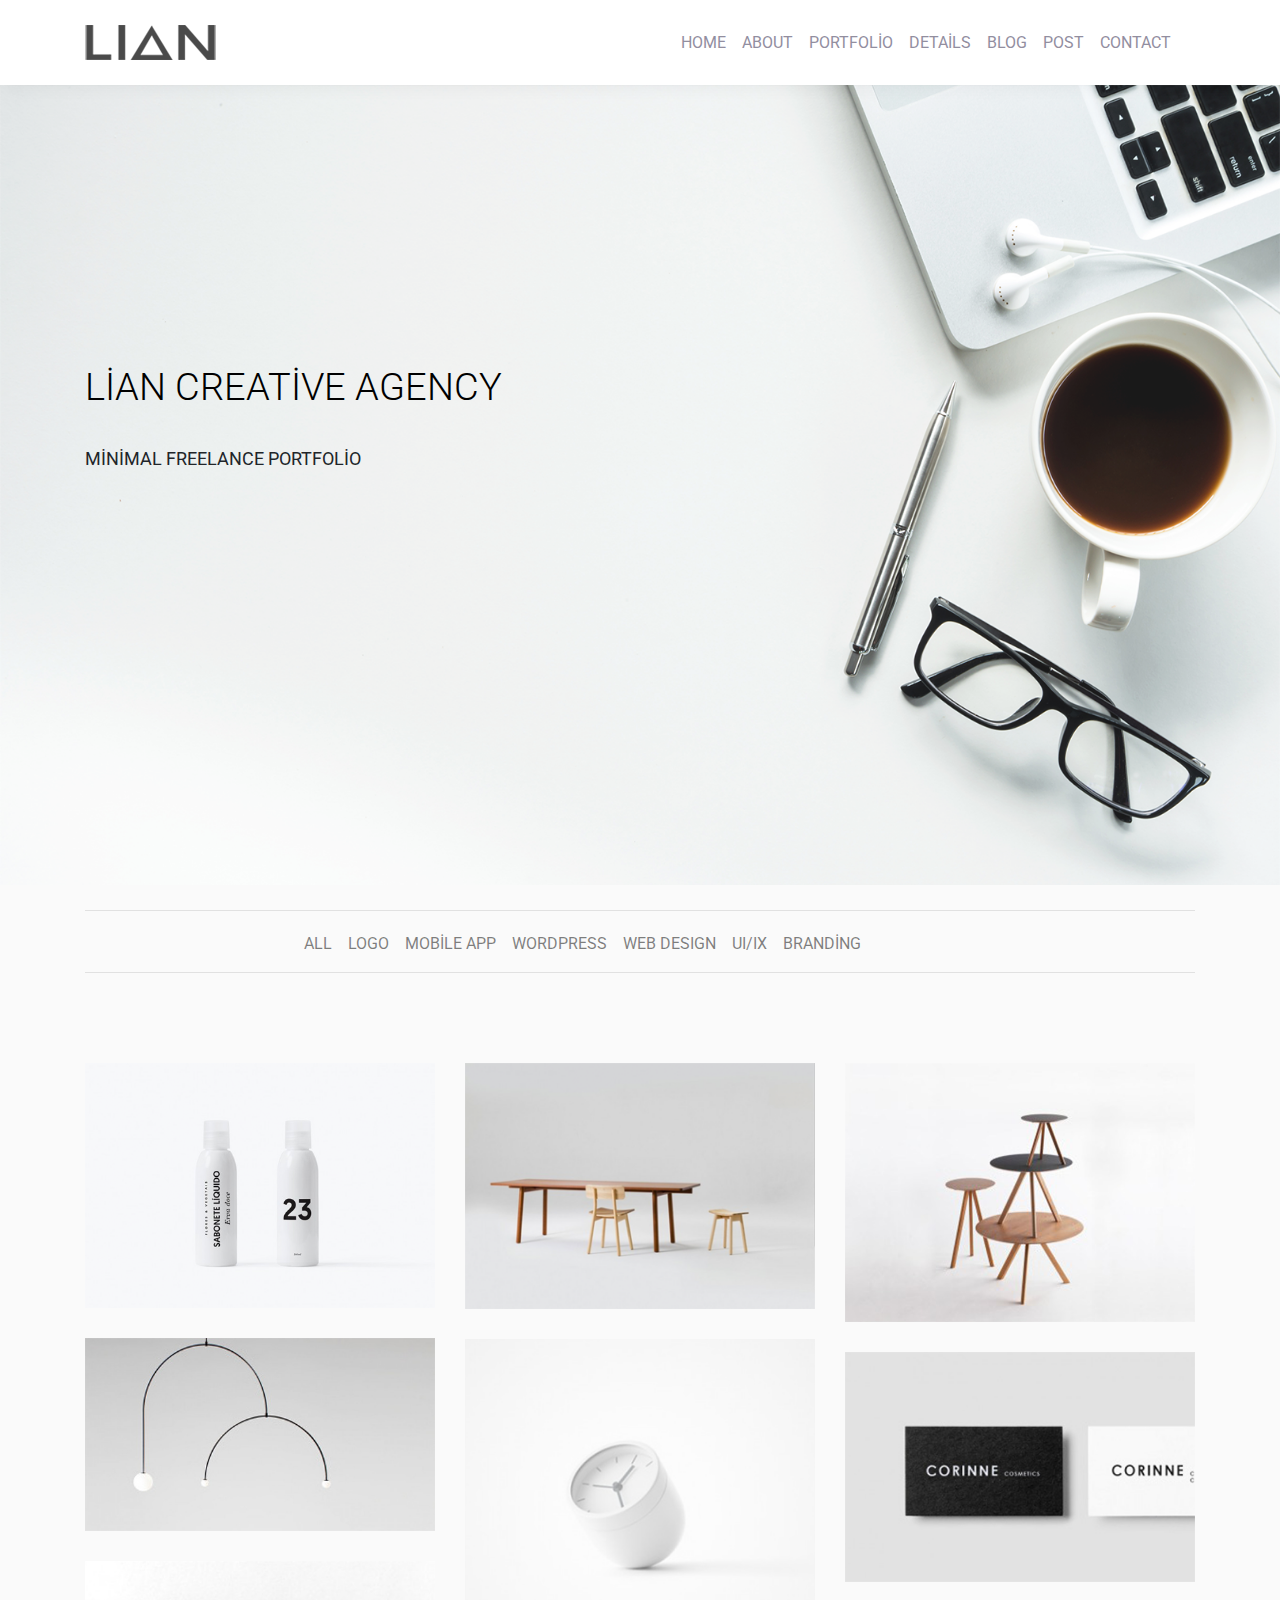
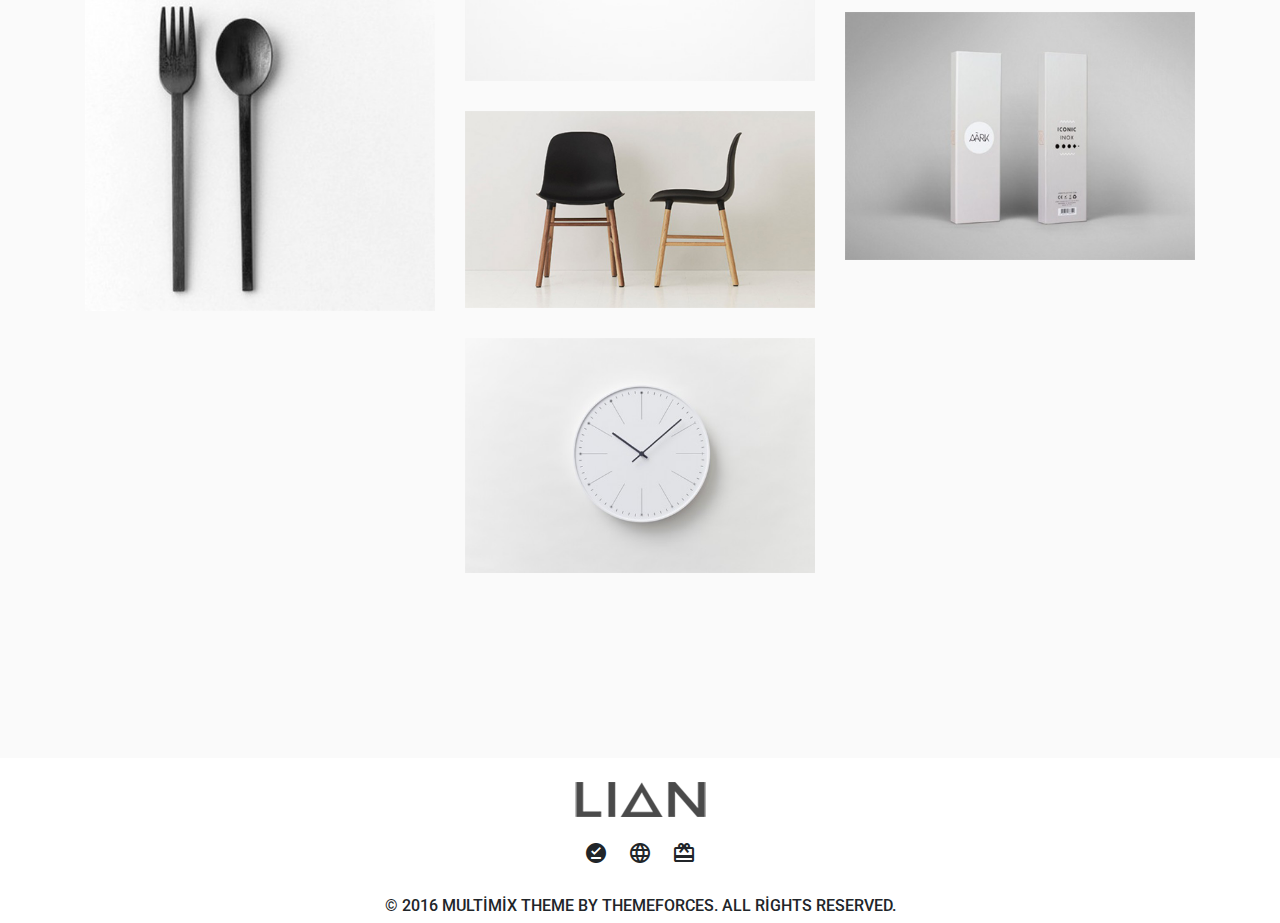
<file: index.html>
<!DOCTYPE html>
<html lang="en">
<head>
    <meta charset="UTF-8">
    <meta name="viewport" content="width=device-width, initial-scale=1.0">
    <meta http-equiv="X-UA-Compatible" content="ie=edge">
    <title>LİAN</title>
    <link rel="stylesheet" href="about.html">
    <link rel="stylesheet" href="portfolio.html">
    <link rel="stylesheet" href="details.html">
    <link rel="stylesheet" href="contact.html">
    <link rel="stylesheet" href="blog.html">
    <link rel="stylesheet" href="post.html">
    <link rel="stylesheet" href="style.css">
    <link href="https://fonts.googleapis.com/icon?family=Material+Icons" rel="stylesheet">
    <link rel="stylesheet" href="https://stackpath.bootstrapcdn.com/bootstrap/4.3.1/css/bootstrap.min.css" integrity="sha384-ggOyR0iXCbMQv3Xipma34MD+dH/1fQ784/j6cY/iJTQUOhcWr7x9JvoRxT2MZw1T" crossorigin="anonymous">
    <link href="https://fonts.googleapis.com/css?family=Roboto:400,500,700&display=swap" rel="stylesheet">
</head>
<body>
    <header>
        <div class="header">
            <div class="container">
                <div class="header-area">
                    <div class="logo">
                        <a href="index.html"><img src="images/logo.png" alt="" style="padding: 15px 0;"></a>
                    </div>
                    <nav class="navbar navbar-expand-lg navbar-light">
                        <a class="navbar-brand" href="#"></a>
                        <button class="navbar-toggler" type="button" data-toggle="collapse" data-target="#navbarNav" aria-controls="navbarNav" aria-expanded="false" aria-label="Toggle navigation">
                        <span class="navbar-toggler-icon"></span>
                        </button>
                        <div class="collapse navbar-collapse" id="navbarNav">
                        <ul class="navbar-nav">
                            <li class="nav-item">
                            <a class="nav-link" style="color: #928e9f;" href="index.html">HOME <span class="sr-only">(current)</span></a>
                            </li>
                            <li class="nav-item">
                            <a class="nav-link" style="color: #928e9f;" href="about.html">ABOUT</a>
                            </li>
                            <li class="nav-item">
                            <a class="nav-link" style="color: #928e9f;" href="portfolio.html">PORTFOLİO</a>
                            </li>
                            <li class="nav-item">
                            <a class="nav-link" style="color: #928e9f;" href="details.html">DETAİLS</a>
                            </li>
                            <li class="nav-item">
                            <a class="nav-link" style="color: #928e9f;" href="blog.html">BLOG</a>
                            </li>
                            <li class="nav-item">
                            <a class="nav-link" style="color: #928e9f;" href="post.html">POST</a>
                            </li>
                            <li class="nav-item">
                            <a class="nav-link" style="color: #928e9f;" href="contact.html">CONTACT</a>
                            </li>
                        </ul>
                        </div>
                    </nav>
                </div>
            </div>
        </div>
    </header>
    <main>
        <div class="slider">
            <div class="container">
                <div class="slogan">
                    <h1>LİAN CREATİVE AGENCY</h1>
                    <p>MİNİMAL FREELANCE PORTFOLİO </p>
                </div>
            </div>
        </div>
        <div class="section-content">
            <div class="container">
                <div class="content-header">
                    <div class="menu-area">
                        <div class="menu">
                            <nav class="navbar navbar-expand-lg navbar-light">
                            <button class="navbar-toggler" type="button" data-toggle="collapse" data-target="#navbarNavAltMarkup" aria-controls="navbarNavAltMarkup" aria-expanded="false" aria-label="Toggle navigation">
                                <span class="navbar-toggler-icon"></span>
                            </button>
                            <div class="collapse navbar-collapse" id="navbarNavAltMarkup">
                                <div class="navbar-nav">
                                <a class="nav-item nav-link" href="#">ALL <span class="sr-only">(current)</span></a>
                                <a class="nav-item nav-link" href="#">LOGO</a>
                                <a class="nav-item nav-link" href="#">MOBİLE APP</a>
                                <a class="nav-item nav-link" href="#">WORDPRESS</a>
                                <a class="nav-item nav-link" href="#">WEB DESIGN</a>
                                <a class="nav-item nav-link" href="#">UI/IX</a>
                                <a class="nav-item nav-link" href="#">BRANDİNG</a>
                                </div>
                            </div>
                            </nav>
                        </div>
                    </div>
                </div>
                <div class="content">
                    <div class="row">
                        <div class="col-md-4">
                            <img src="images/3.png" alt class="img-fluid">
                            <img src="images/2.png" alt class="img-fluid">
                            <img src="images/1.png" alt class="img-fluid">
                        </div>
                        <div class="col-md-4">
                            <img src="images/4.png" alt class="img-fluid">
                            <img src="images/5.png" alt class="img-fluid">
                            <img src="images/6.png" alt class="img-fluid">
                            <img src="images/7.png" alt class="img-fluid">
                        </div>
                        <div class="col-md-4">
                            <img src="images/8.png" alt class="img-fluid">
                            <img src="images/9.png" alt class="img-fluid">
                            <img src="images/10.png" alt class="img-fluid">
                        </div>
                    </div>
                </div>
            </div>
        </div>
    </main>
    <footer>
        <div class="container">
            <div class="footer-image text-center mt-4 mb-4">
                <img src="images/logo.png" alt="">
            </div>
            <div class="social-image text-center mb-4">
                <i class="material-icons ml-2 mr-2">offline_pin</i>
                <i class="material-icons ml-2 mr-2">language</i>
                <i class="material-icons ml-2 mr-2">redeem</i>
            </div>
            <div class="text-area text-center">
                <h6>© 2016 MULTİMİX THEME BY THEMEFORCES. ALL RİGHTS RESERVED.</h6>
            </div>
        </div>
    </footer>






    <script src="https://code.jquery.com/jquery-3.3.1.slim.min.js" integrity="sha384-q8i/X+965DzO0rT7abK41JStQIAqVgRVzpbzo5smXKp4YfRvH+8abtTE1Pi6jizo" crossorigin="anonymous"></script>
    <script src="https://cdnjs.cloudflare.com/ajax/libs/popper.js/1.14.7/umd/popper.min.js" integrity="sha384-UO2eT0CpHqdSJQ6hJty5KVphtPhzWj9WO1clHTMGa3JDZwrnQq4sF86dIHNDz0W1" crossorigin="anonymous"></script>
    <script src="https://stackpath.bootstrapcdn.com/bootstrap/4.3.1/js/bootstrap.min.js" integrity="sha384-JjSmVgyd0p3pXB1rRibZUAYoIIy6OrQ6VrjIEaFf/nJGzIxFDsf4x0xIM+B07jRM" crossorigin="anonymous"></script>
</body>
</html>
</file>
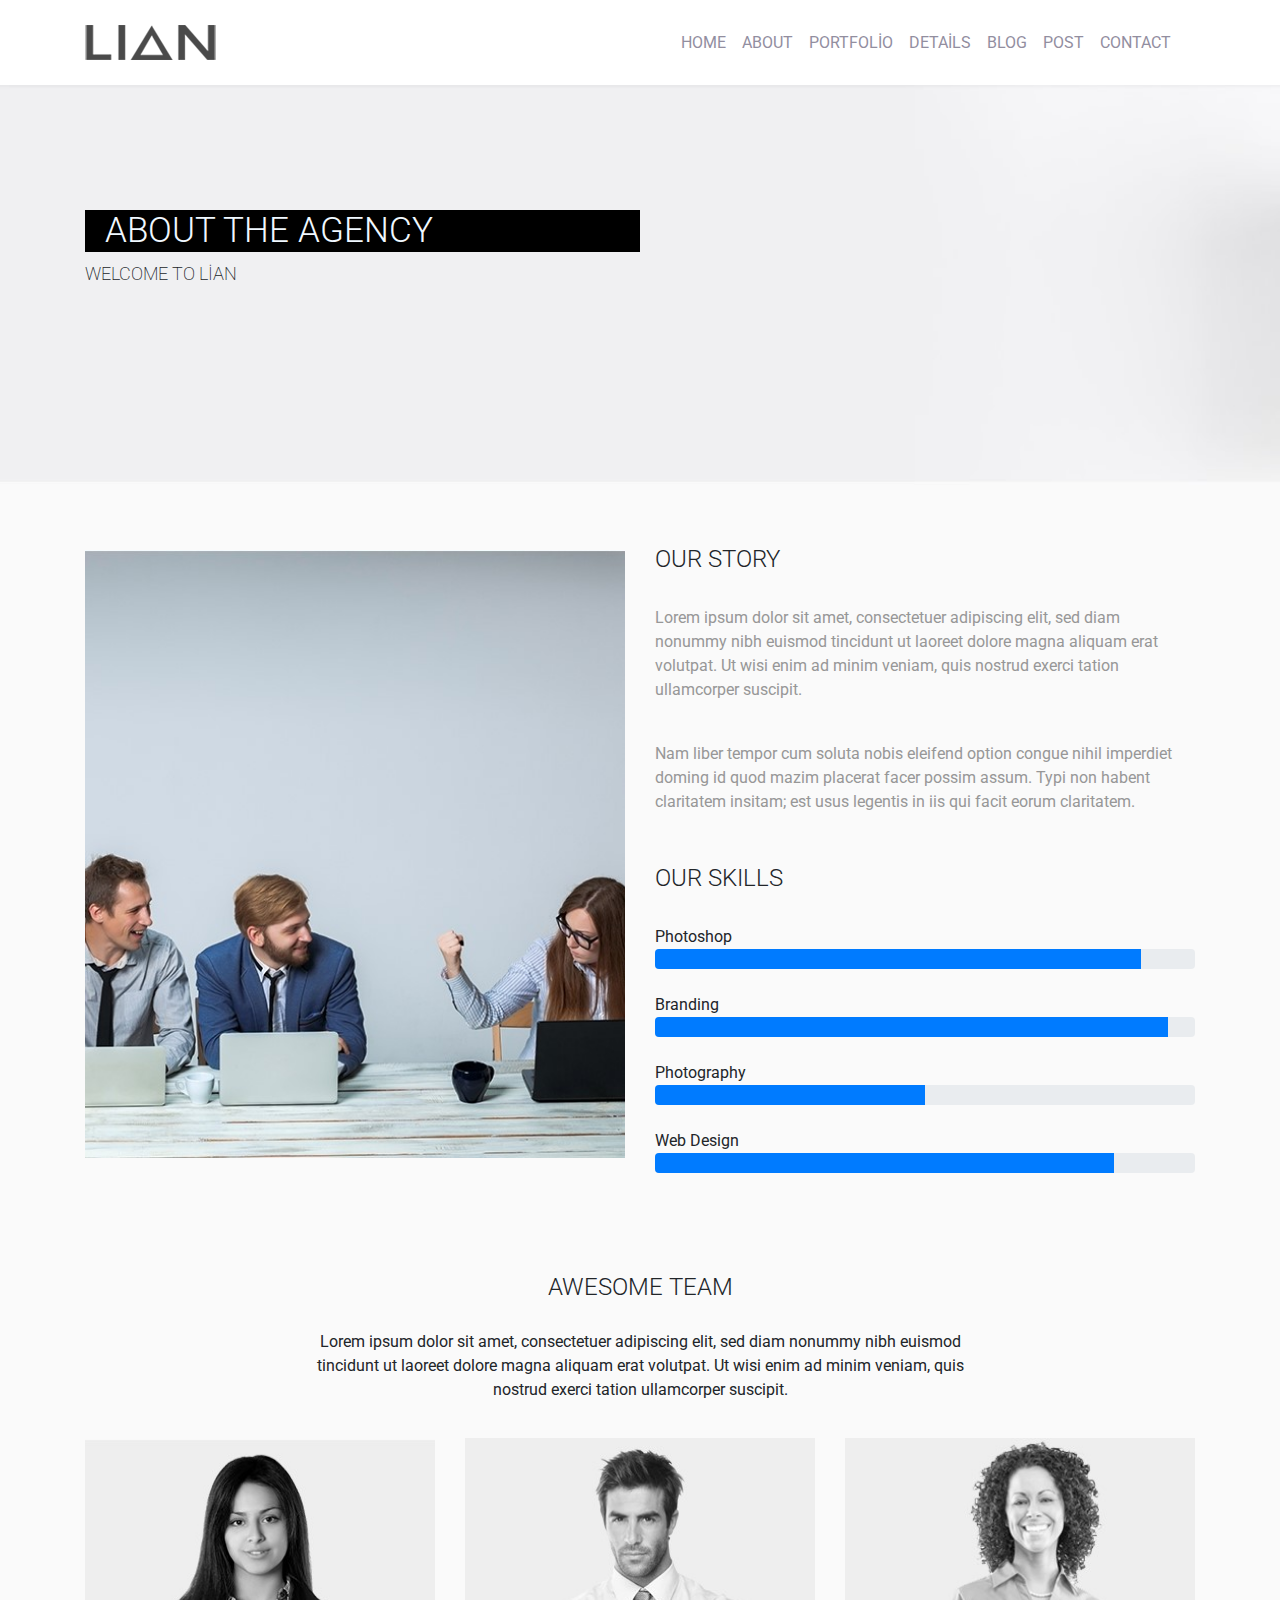
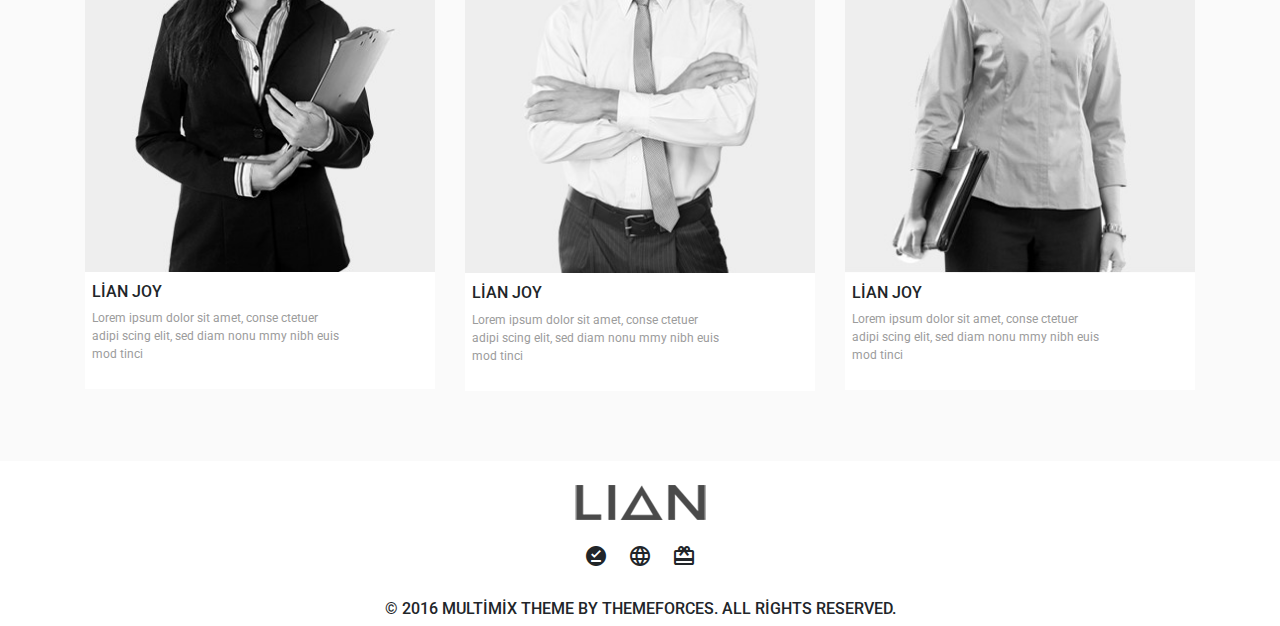
<file: about.html>
<!DOCTYPE html>
<html lang="en">
<head>
    <meta charset="UTF-8">
    <meta name="viewport" content="width=device-width, initial-scale=1.0">
    <meta http-equiv="X-UA-Compatible" content="ie=edge">
    <title>LİAN</title>
    <link rel="stylesheet" href="index.html">
    <link rel="stylesheet" href="portfolio.html">
    <link rel="stylesheet" href="details.html">
    <link rel="stylesheet" href="contact.html">
    <link rel="stylesheet" href="blog.html">
    <link rel="stylesheet" href="post.html">
    <link rel="stylesheet" href="style.css">
    <link href="https://fonts.googleapis.com/icon?family=Material+Icons" rel="stylesheet">
    <link rel="stylesheet" href="https://stackpath.bootstrapcdn.com/bootstrap/4.3.1/css/bootstrap.min.css" integrity="sha384-ggOyR0iXCbMQv3Xipma34MD+dH/1fQ784/j6cY/iJTQUOhcWr7x9JvoRxT2MZw1T" crossorigin="anonymous">
    <link href="https://fonts.googleapis.com/css?family=Roboto:400,500,700&display=swap" rel="stylesheet">
</head>
<body>
    <header>
        <div class="header">
            <div class="container">
                <div class="header-area">
                    <div class="logo">
                        <a href="index.html"><img src="images/logo.png" alt="" style="padding: 15px 0;"></a>
                    </div>
                    <nav class="navbar navbar-expand-lg navbar-light">
                        <a class="navbar-brand" href="#"></a>
                        <button class="navbar-toggler" type="button" data-toggle="collapse" data-target="#navbarNav" aria-controls="navbarNav" aria-expanded="false" aria-label="Toggle navigation">
                        <span class="navbar-toggler-icon"></span>
                        </button>
                        <div class="collapse navbar-collapse" id="navbarNav">
                        <ul class="navbar-nav">
                            <li class="nav-item">
                            <a class="nav-link" style="color: #928e9f;" href="index.html">HOME <span class="sr-only">(current)</span></a>
                            </li>
                            <li class="nav-item">
                            <a class="nav-link" style="color: #928e9f;" href="about.html">ABOUT</a>
                            </li>
                            <li class="nav-item">
                            <a class="nav-link" style="color: #928e9f;" href="portfolio.html">PORTFOLİO</a>
                            </li>
                            <li class="nav-item">
                            <a class="nav-link" style="color: #928e9f;" href="details.html">DETAİLS</a>
                            </li>
                            <li class="nav-item">
                            <a class="nav-link" style="color: #928e9f;" href="blog.html">BLOG</a>
                            </li>
                            <li class="nav-item">
                            <a class="nav-link" style="color: #928e9f;" href="post.html">POST</a>
                            </li>
                            <li class="nav-item">
                            <a class="nav-link" style="color: #928e9f;" href="contact.html">CONTACT</a>
                            </li>
                        </ul>
                        </div>
                    </nav>
                </div>
            </div>
        </div>
    </header>
    <main>
        <div class="about">
            <div class="container">
                <div class="about-text">
                    <div class="about-title">
                        <h1>ABOUT THE AGENCY</h1>
                    </div>
                    <p>WELCOME TO LİAN</p>
                </div>
            </div>
        </div>
        <div class="about-content">
            <div class="container">
                <div class="content">
                    <div class="row">
                        <div class="col-md-6">
                            <img src="images/content.jpg" alt class="img-fluid">
                        </div>
                        <div class="col-md-6">
                            <h4>OUR STORY</h4> <br>
                            <p>Lorem ipsum dolor sit amet, consectetuer adipiscing elit, sed diam nonummy nibh euismod tincidunt ut laoreet        dolore magna aliquam erat volutpat. Ut wisi enim ad minim veniam, quis nostrud exerci tation ullamcorper              suscipit. </p> <br>
                            <p>Nam liber tempor cum soluta nobis eleifend option congue nihil imperdiet doming id quod mazim placerat facer possim assum. Typi non habent claritatem insitam; est usus legentis in iis qui facit eorum claritatem.</p>  <br>
                            <h4>OUR SKILLS</h4> <br>
                            Photoshop
                            <div class="progress" style="height: 20px;">
                            <div class="progress-bar" role="progressbar" style="width: 90%;" aria-valuenow="25" aria-valuemin="0" aria-valuemax="100"></div>
                            </div>  <br> 
                            Branding
                            <div class="progress" style="height: 20px;">
                            <div class="progress-bar" role="progressbar" style="width: 95%;" aria-valuenow="25" aria-valuemin="0" aria-valuemax="100"></div>
                            </div>  <br>
                            Photography
                            <div class="progress" style="height: 20px;">
                            <div class="progress-bar" role="progressbar" style="width: 50%;" aria-valuenow="25" aria-valuemin="0" aria-valuemax="100"></div>
                            </div> <br>
                            Web Design
                            <div class="progress" style="height: 20px;">
                            <div class="progress-bar" role="progressbar" style="width: 85%;" aria-valuenow="25" aria-valuemin="0" aria-valuemax="100"></div>
                            </div> 
                        </div>
                    </div>
                </div>
            </div>
        </div>
        <div class="team-content">
            <div class="container">
                <div class="team-title">
                    <h4>AWESOME TEAM</h4> 
                    <p>Lorem ipsum dolor sit amet, consectetuer adipiscing elit, sed diam nonummy nibh euismod <br> tincidunt ut laoreet dolore magna aliquam erat volutpat. Ut wisi enim ad minim veniam, quis <br> nostrud exerci tation ullamcorper suscipit.</p>
                </div>
                <div class="team">
                    <div class="row">
                        <div class="col-md-4">
                            <img src="images/88.jpg" alt class="img-fluid">
                            <div class="team-text">
                                <h6>LİAN JOY</h6>
                                <p>Lorem ipsum dolor sit amet, conse ctetuer <br> adipi scing elit, sed diam nonu mmy nibh euis <br> mod tinci <p>
                            </div>
                        </div>
                        <div class="col-md-4">
                            <img src="images/99.jpg" alt class="img-fluid">
                            <div class="team-text">
                                <h6>LİAN JOY</h6>
                                <p>Lorem ipsum dolor sit amet, conse ctetuer <br> adipi scing elit, sed diam nonu mmy nibh euis <br> mod tinci <p>
                            </div>
                        </div>
                        <div class="col-md-4">
                            <img src="images/00.jpg" alt class="img-fluid">
                            <div class="team-text">
                                <h6>LİAN JOY</h6>
                                <p>Lorem ipsum dolor sit amet, conse ctetuer <br> adipi scing elit, sed diam nonu mmy nibh euis <br> mod tinci <p>
                            </div>
                        </div>
                    </div>
                </div>
            </div>
        </div>
    </main>
    <footer>
        <div class="container">
            <div class="footer-image text-center mt-4 mb-4">
                <img src="images/logo.png" alt="">
            </div>
            <div class="social-image text-center mb-4">
                <i class="material-icons ml-2 mr-2">offline_pin</i>
                <i class="material-icons ml-2 mr-2">language</i>
                <i class="material-icons ml-2 mr-2">redeem</i>
            </div>
            <div class="text-area text-center">
                <h6>© 2016 MULTİMİX THEME BY THEMEFORCES. ALL RİGHTS RESERVED.</h6>
            </div>
        </div>
    </footer>

    <script src="https://code.jquery.com/jquery-3.3.1.slim.min.js" integrity="sha384-q8i/X+965DzO0rT7abK41JStQIAqVgRVzpbzo5smXKp4YfRvH+8abtTE1Pi6jizo" crossorigin="anonymous"></script>
    <script src="https://cdnjs.cloudflare.com/ajax/libs/popper.js/1.14.7/umd/popper.min.js" integrity="sha384-UO2eT0CpHqdSJQ6hJty5KVphtPhzWj9WO1clHTMGa3JDZwrnQq4sF86dIHNDz0W1" crossorigin="anonymous"></script>
    <script src="https://stackpath.bootstrapcdn.com/bootstrap/4.3.1/js/bootstrap.min.js" integrity="sha384-JjSmVgyd0p3pXB1rRibZUAYoIIy6OrQ6VrjIEaFf/nJGzIxFDsf4x0xIM+B07jRM" crossorigin="anonymous"></script>
</body>
</html>
</file>
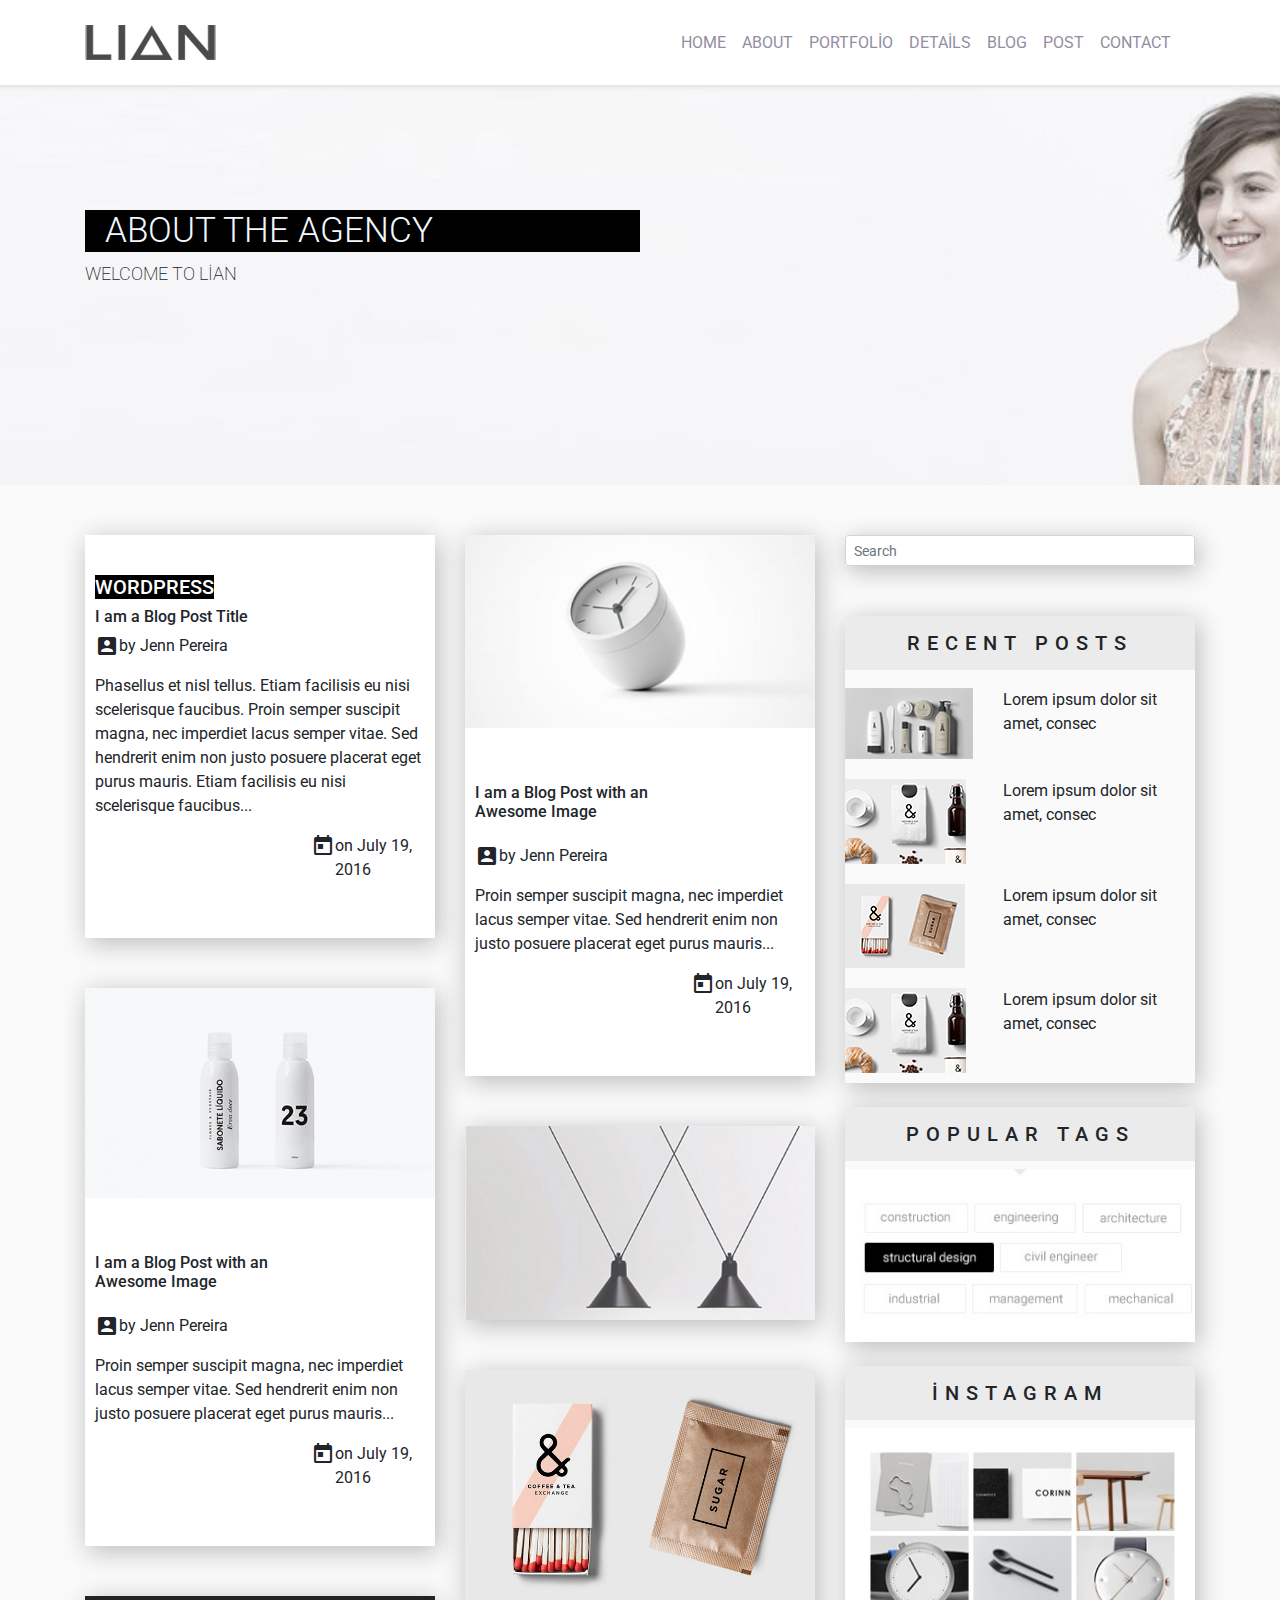
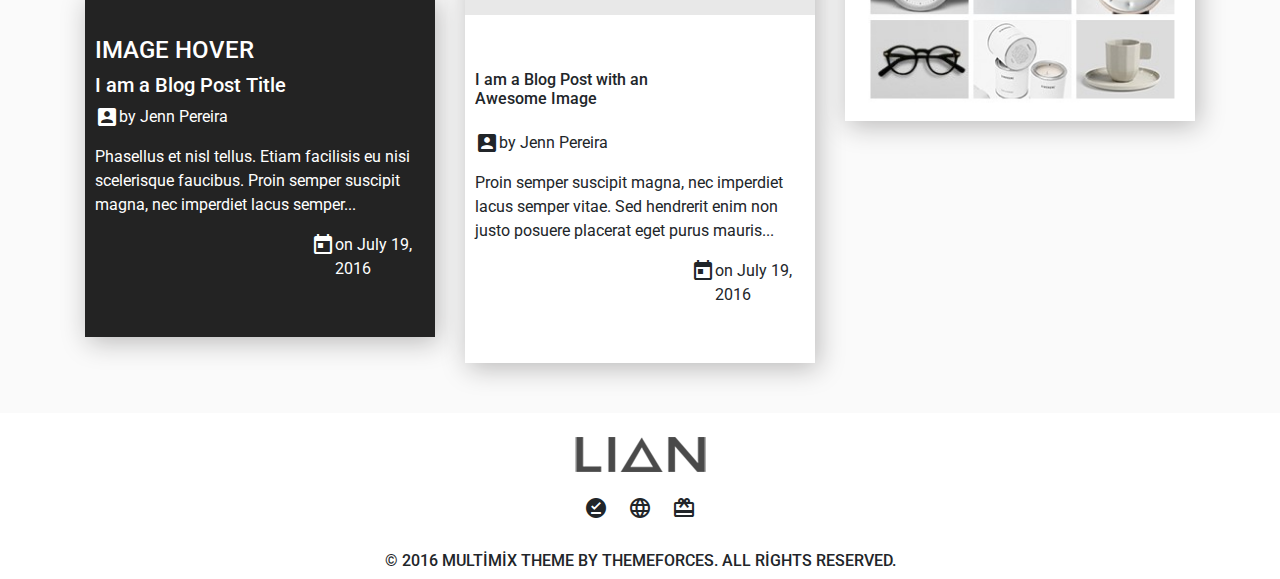
<file: blog.html>
<!DOCTYPE html>
<html lang="en">
<head>
    <meta charset="UTF-8">
    <meta name="viewport" content="width=device-width, initial-scale=1.0">
    <meta http-equiv="X-UA-Compatible" content="ie=edge">
    <title>LİAN</title>
    <link rel="stylesheet" href="index.html">
    <link rel="stylesheet" href="about.html">
    <link rel="stylesheet" href="portfolio.html">
    <link rel="stylesheet" href="details.html">
    <link rel="stylesheet" href="contact.html">
    <link rel="stylesheet" href="blog.html">
    <link rel="stylesheet" href="post.html">
    <link rel="stylesheet" href="style.css">
    <link href="https://fonts.googleapis.com/icon?family=Material+Icons" rel="stylesheet">
    <link rel="stylesheet" href="https://stackpath.bootstrapcdn.com/bootstrap/4.3.1/css/bootstrap.min.css" integrity="sha384-ggOyR0iXCbMQv3Xipma34MD+dH/1fQ784/j6cY/iJTQUOhcWr7x9JvoRxT2MZw1T" crossorigin="anonymous">
    <link href="https://fonts.googleapis.com/css?family=Roboto:400,500,700&display=swap" rel="stylesheet">
</head>
<body>
    <header>
        <div class="header">
            <div class="container">
                <div class="header-area">
                    <div class="logo">
                        <a href="index.html"><img src="images/logo.png" alt="" style="padding: 15px 0;"></a>
                    </div>
                    <nav class="navbar navbar-expand-lg navbar-light">
                        <a class="navbar-brand" href="#"></a>
                        <button class="navbar-toggler" type="button" data-toggle="collapse" data-target="#navbarNav" aria-controls="navbarNav" aria-expanded="false" aria-label="Toggle navigation">
                        <span class="navbar-toggler-icon"></span>
                        </button>
                        <div class="collapse navbar-collapse" id="navbarNav">
                        <ul class="navbar-nav">
                            <li class="nav-item">
                            <a class="nav-link" style="color: #928e9f;" href="index.html">HOME <span class="sr-only">(current)</span></a>
                            </li>
                            <li class="nav-item">
                            <a class="nav-link" style="color: #928e9f;" href="about.html">ABOUT</a>
                            </li>
                            <li class="nav-item">
                            <a class="nav-link" style="color: #928e9f;" href="portfolio.html">PORTFOLİO</a>
                            </li>
                            <li class="nav-item">
                            <a class="nav-link" style="color: #928e9f;" href="details.html">DETAİLS</a>
                            </li>
                            <li class="nav-item">
                            <a class="nav-link" style="color: #928e9f;" href="blog.html">BLOG</a>
                            </li>
                            <li class="nav-item">
                            <a class="nav-link" style="color: #928e9f;" href="post.html">POST</a>
                            </li>
                            <li class="nav-item">
                            <a class="nav-link" style="color: #928e9f;" href="contact.html">CONTACT</a>
                            </li>
                        </ul>
                        </div>
                    </nav>
                </div>
            </div>
        </div>
    </header>
    <main>
        <div class="blog">
            <div class="container">
                <div class="blog-text">
                    <div class="blog-title">
                        <h1>ABOUT THE AGENCY</h1>
                    </div>
                    <p>WELCOME TO LİAN</p>
                </div>
            </div>
        </div>
        <div class="blog-content">
            <div class="container">
                <div class="row">
                    <div class="col-md-4">  
                        <div class="content-one" style="box-shadow: 3px 5px 25px rgb(185, 184, 184);">
                            <h5>WORDPRESS</h5>
                            <h6>I am a Blog Post Title</h6>
                            <div class="name-area d-flex">
                                <i class="material-icons">account_box</i>
                                <p>by Jenn Pereira </p>
                            </div>
                            <p>Phasellus et nisl tellus. Etiam facilisis eu nisi scelerisque faucibus. Proin semper suscipit magna, nec imperdiet lacus semper vitae. Sed hendrerit enim non justo posuere placerat eget purus mauris. Etiam facilisis eu nisi scelerisque faucibus...</p>
                            <div class="calender-area d-flex">
                                <i class="material-icons">calendar_today</i>
                                <p>on July 19, 2016 </p>
                            </div>
                        </div>
                        <div class="content-two" style="box-shadow: 3px 5px 25px rgb(185, 184, 184);">
                            <img src="images/blog-img.png" alt class="img-fluid">
                            <div class="content-text">
                                <h6>I am a Blog Post with an <br> Awesome Image</h6>
                                <div class="name-area d-flex">
                                    <i class="material-icons">account_box</i>
                                    <p>by Jenn Pereira </p>
                                </div>
                                <p>Proin semper suscipit magna, nec imperdiet lacus semper vitae. Sed hendrerit enim non justo posuere placerat eget purus mauris...</p>
                                <div class="calender-area d-flex">
                                    <i class="material-icons">calendar_today</i>
                                    <p>on July 19, 2016 </p>
                                </div>
                            </div>
                        </div>
                        <div class="content-theree" style="box-shadow: 3px 5px 25px rgb(185, 184, 184);">
                            <h4>IMAGE HOVER</h4>
                            <h5>I am a Blog Post Title</h5>
                            <div class="name-area d-flex">
                                <i class="material-icons" style="color: #ffff;">account_box</i>
                                <p>by Jenn Pereira </p>
                            </div>
                            <p>Phasellus et nisl tellus. Etiam facilisis eu nisi scelerisque faucibus. Proin semper suscipit magna, nec imperdiet lacus semper...</p>
                            <div class="calender-area d-flex">
                                <i class="material-icons" style="color: #ffff;">calendar_today</i>
                                <p>on July 19, 2016 </p>
                            </div>
                        </div>
                    </div>
                    <div class="col-md-4">
                        <div class="content-two" style="box-shadow: 3px 5px 25px rgb(185, 184, 184);">
                            <img src="images/clock.png" alt class="img-fluid">
                            <div class="content-text">
                                <h6>I am a Blog Post with an <br> Awesome Image</h6>
                                <div class="name-area d-flex">
                                    <i class="material-icons">account_box</i>
                                    <p>by Jenn Pereira </p>
                                </div>
                                <p>Proin semper suscipit magna, nec imperdiet lacus semper vitae. Sed hendrerit enim non justo posuere placerat eget purus mauris...</p>
                                <div class="calender-area d-flex">
                                    <i class="material-icons">calendar_today</i>
                                    <p>on July 19, 2016 </p>
                                </div>
                            </div>
                        </div>
                        <div class="content-four" style="box-shadow: 3px 5px 25px rgb(185, 184, 184);">
                            <img src="images/content-image.png" alt class="img-fluid">
                        </div>
                        <div class="content-two" style="box-shadow: 3px 5px 25px rgb(185, 184, 184);">
                            <img src="images/kibrit.png" alt class="img-fluid">
                            <div class="content-text">
                                <h6>I am a Blog Post with an <br> Awesome Image</h6>
                                <div class="name-area d-flex">
                                    <i class="material-icons">account_box</i>
                                    <p>by Jenn Pereira </p>
                                </div>
                                <p>Proin semper suscipit magna, nec imperdiet lacus semper vitae. Sed hendrerit enim non justo posuere placerat eget purus mauris...</p>
                                <div class="calender-area d-flex">
                                    <i class="material-icons">calendar_today</i>
                                    <p>on July 19, 2016 </p>
                                </div>
                            </div>
                        </div>
                    </div>
                    <div class="col-md-4">
                        <div class="search-area" style="box-shadow: 3px 5px 25px rgb(185, 184, 184);">
                            <form class="form-block ">
                                <input class="form-control form-control-sm mr-3 w-100" type="text" placeholder="Search"
                                    aria-label="Search">
                                <i class="fas fa-search" aria-hidden="true"></i>
                            </form>  
                        </div>  
                        <div class="post-area" style="box-shadow: 3px 5px 25px rgb(185, 184, 184);">
                            <h5>RECENT POSTS</h5>
                            <div class="post-one">
                                <div class="row">
                                    <div class="col-md-5">
                                        <img src="images/post1.png" alt class="img-fluid">
                                    </div>
                                    <div class="col-md-7">
                                        <p>Lorem ipsum dolor sit amet, consec</p>
                                    </div>
                                </div>
                            </div>
                            <div class="post-one">
                                <div class="row">
                                    <div class="col-md-5">
                                        <img src="images/post4.png" alt class="img-fluid">
                                    </div>
                                    <div class="col-md-7">
                                        <p>Lorem ipsum dolor sit amet, consec</p>
                                    </div>
                                </div>
                            </div>
                            <div class="post-one">
                                <div class="row">
                                    <div class="col-md-5">
                                        <img src="images/post3.png" alt class="img-fluid">
                                    </div>
                                    <div class="col-md-7">
                                        <p>Lorem ipsum dolor sit amet, consec</p>
                                    </div>
                                </div>
                            </div>
                            <div class="post-one">
                                <div class="row">
                                    <div class="col-md-5">
                                        <img src="images/post4.png" alt class="img-fluid">
                                    </div>
                                    <div class="col-md-7">
                                        <p>Lorem ipsum dolor sit amet, consec</p>
                                    </div>
                                </div>
                            </div>
                        </div> <br>
                        <div class="tag-area" style="box-shadow: 3px 5px 25px rgb(185, 184, 184);">
                            <h5>POPULAR TAGS</h5>
                            <img src="images/tags.jpg" alt class="img-fluid">
                        </div>  <br>
                        <div class="instagram" style="box-shadow: 3px 5px 25px rgb(185, 184, 184);"> 
                            <h5>İNSTAGRAM</h5>
                            <img src="images/insta.jpg" alt class="img-fluid">
                        </div>  
                    </div>
                </div>
            </div>
        </div>
    </main>
    <footer>
        <div class="container">
            <div class="footer-image text-center mt-4 mb-4">
                <img src="images/logo.png" alt="">
            </div>
            <div class="social-image text-center mb-4">
                <i class="material-icons ml-2 mr-2">offline_pin</i>
                <i class="material-icons ml-2 mr-2">language</i>
                <i class="material-icons ml-2 mr-2">redeem</i>
            </div>
            <div class="text-area text-center">
                <h6>© 2016 MULTİMİX THEME BY THEMEFORCES. ALL RİGHTS RESERVED.</h6>
            </div>
        </div>
    </footer>

    <script src="https://code.jquery.com/jquery-3.3.1.slim.min.js" integrity="sha384-q8i/X+965DzO0rT7abK41JStQIAqVgRVzpbzo5smXKp4YfRvH+8abtTE1Pi6jizo" crossorigin="anonymous"></script>
    <script src="https://cdnjs.cloudflare.com/ajax/libs/popper.js/1.14.7/umd/popper.min.js" integrity="sha384-UO2eT0CpHqdSJQ6hJty5KVphtPhzWj9WO1clHTMGa3JDZwrnQq4sF86dIHNDz0W1" crossorigin="anonymous"></script>
    <script src="https://stackpath.bootstrapcdn.com/bootstrap/4.3.1/js/bootstrap.min.js" integrity="sha384-JjSmVgyd0p3pXB1rRibZUAYoIIy6OrQ6VrjIEaFf/nJGzIxFDsf4x0xIM+B07jRM" crossorigin="anonymous"></script>
</body>
</html>
</file>
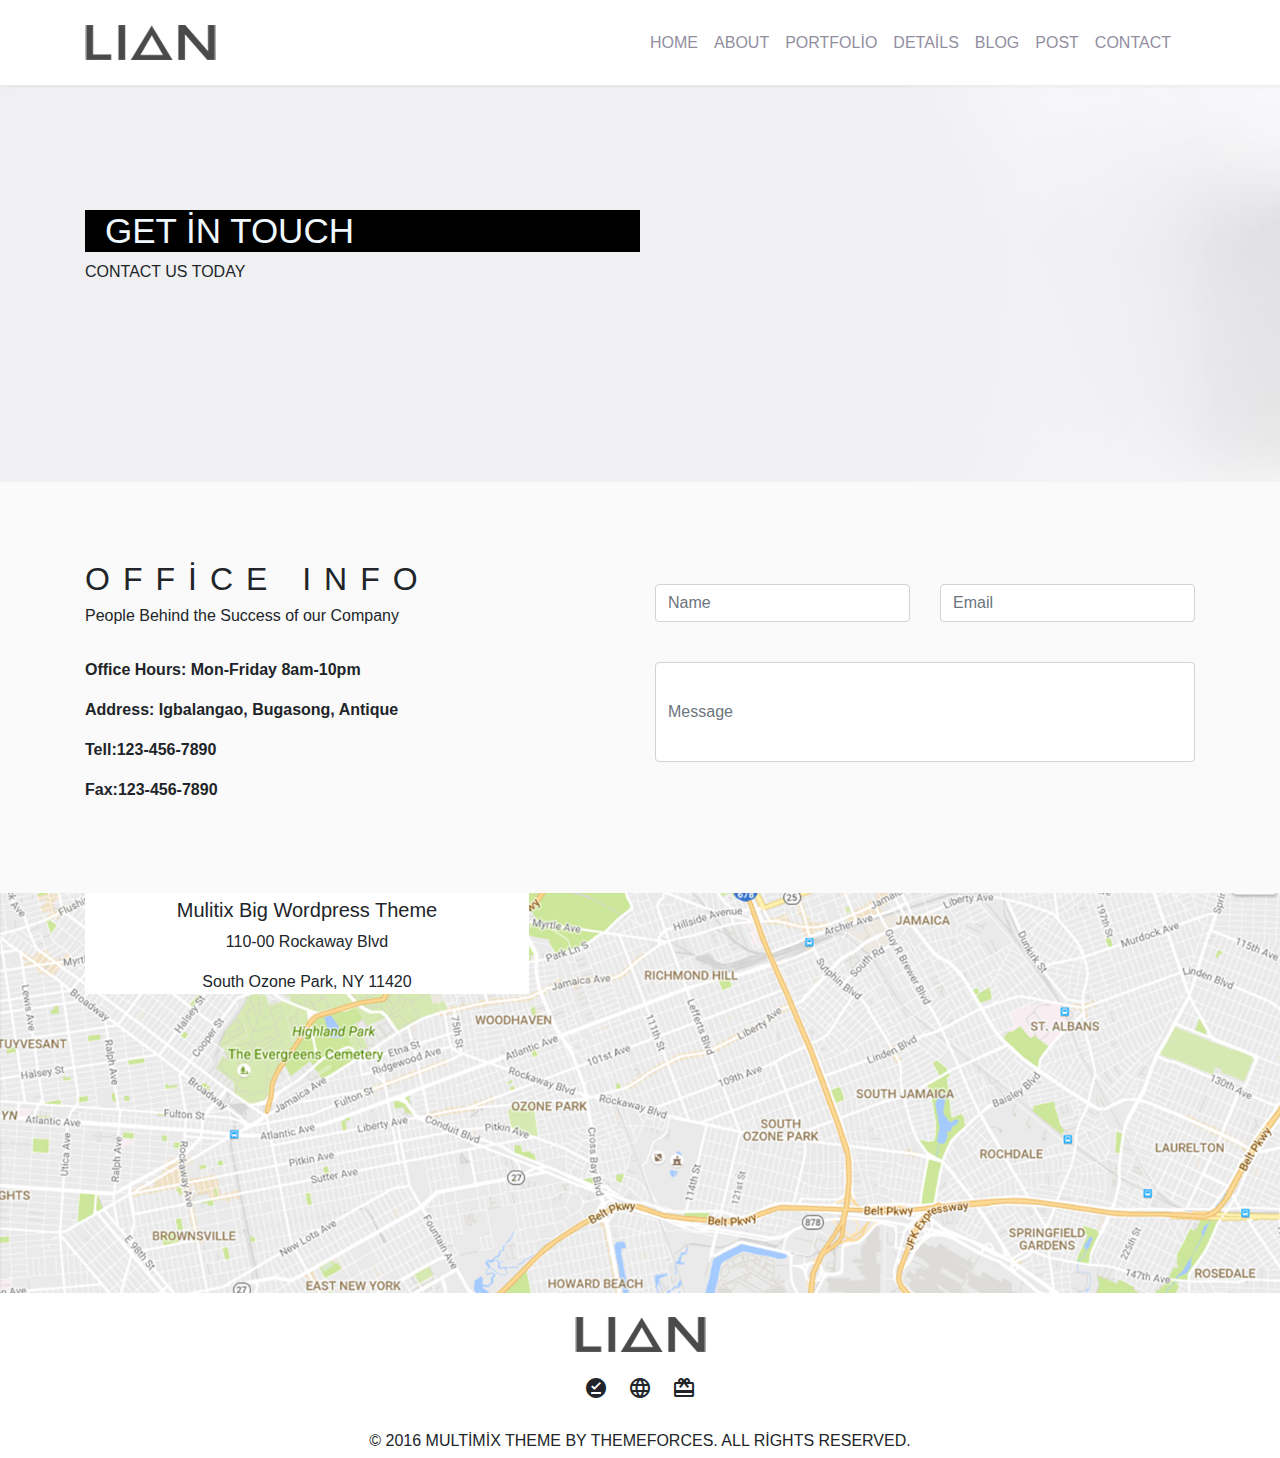
<file: contact.html>
<!DOCTYPE html>
<html lang="en">
<head>
    <meta charset="UTF-8">
    <meta name="viewport" content="width=device-width, initial-scale=1.0">
    <meta http-equiv="X-UA-Compatible" content="ie=edge">
    <title>LİAN</title>
    <link rel="stylesheet" href="index.html">
    <link rel="stylesheet" href="about.html">
    <link rel="stylesheet" href="portfolio.html">
    <link rel="stylesheet" href="details.html">
    <link rel="stylesheet" href="blog.html">
    <link rel="stylesheet" href="post.html">
    <link rel="stylesheet" href="style.css">
    <link href="https://fonts.googleapis.com/icon?family=Material+Icons" rel="stylesheet">
    <link rel="stylesheet" href="https://stackpath.bootstrapcdn.com/bootstrap/4.3.1/css/bootstrap.min.css" integrity="sha384-ggOyR0iXCbMQv3Xipma34MD+dH/1fQ784/j6cY/iJTQUOhcWr7x9JvoRxT2MZw1T" crossorigin="anonymous">
</head>
<body>
    <header>
        <div class="header">
            <div class="container">
                <div class="header-area">
                    <div class="logo">
                        <a href="index.html"><img src="images/logo.png" alt="" style="padding: 15px 0;"></a>
                    </div>
                    <nav class="navbar navbar-expand-lg navbar-light">
                        <a class="navbar-brand" href="#"></a>
                        <button class="navbar-toggler" type="button" data-toggle="collapse" data-target="#navbarNav" aria-controls="navbarNav" aria-expanded="false" aria-label="Toggle navigation">
                        <span class="navbar-toggler-icon"></span>
                        </button>
                        <div class="collapse navbar-collapse" id="navbarNav">
                        <ul class="navbar-nav">
                            <li class="nav-item">
                            <a class="nav-link" style="color: #928e9f;" href="index.html">HOME <span class="sr-only">(current)</span></a>
                            </li>
                            <li class="nav-item">
                            <a class="nav-link" style="color: #928e9f;" href="about.html">ABOUT</a>
                            </li>
                            <li class="nav-item">
                            <a class="nav-link" style="color: #928e9f;" href="portfolio.html">PORTFOLİO</a>
                            </li>
                            <li class="nav-item">
                            <a class="nav-link" style="color: #928e9f;" href="details.html">DETAİLS</a>
                            </li>
                            <li class="nav-item">
                            <a class="nav-link" style="color: #928e9f;" href="blog.html">BLOG</a>
                            </li>
                            <li class="nav-item">
                            <a class="nav-link" style="color: #928e9f;" href="post.html">POST</a>
                            </li>
                            <li class="nav-item">
                            <a class="nav-link" style="color: #928e9f;" href="contact.html">CONTACT</a>
                            </li>
                        </ul>
                        </div>
                    </nav>
                </div>
            </div>
        </div>
    </header>
    <main>
        <div class="contact">
            <div class="container">
                <div class="about-text">
                    <div class="about-title">
                        <h1>GET İN TOUCH</h1>
                    </div>
                    <p>CONTACT US TODAY</p>
                </div>
            </div>
        </div>
        <div class="contact-content">
            <div class="container">
                <div class="row">
                    <div class="col-md-6">
                        <div class="contact-header">
                            <h2>OFFİCE INFO</h2>
                            <h6>People Behind the Success of our Company</h6> <br>
                        </div>
                        <div class="contact-text">
                            <p>Office Hours: Mon-Friday 8am-10pm</p>
                            <p>Address: Igbalangao, Bugasong, Antique</p>
                            <p>Tell:123-456-7890</p>
                            <p>Fax:123-456-7890</p>
                        </div>
                    </div>
                    <div class="col-md-6">
                       <div class="row">
                           <div class="col-md-6">
                            <form>
                                <div class="form-group">
                                  <label for="exampleInputEmail1"></label>
                                  <input type="email" class="form-control" id="exampleInputEmail1" aria-describedby="emailHelp" placeholder="Name">
                                  <small id="emailHelp" class="form-text text-muted"></small>
                                </div>
                            </form>
                           </div>
                           <div class="col-md-6">
                            <form>
                                <div class="form-group">
                                  <label for="exampleInputEmail1"></label>
                                  <input type="email" class="form-control" id="exampleInputEmail1" aria-describedby="emailHelp" placeholder="Email">
                                  <small id="emailHelp" class="form-text text-muted"></small>
                                </div>
                            </form>
                           </div>
                           <div class="col-md-12">
                            <form>
                                <div class="form-group">
                                  <label for="exampleInputEmail1"></label>
                                  <input type="email" class="form-control" id="exampleInputEmail1" aria-describedby="emailHelp" style="height: 100px;" placeholder="Message">
                                  <small id="emailHelp" class="form-text text-muted"></small>
                                </div>
                            </form>
                           </div>
                       </div>
                    </div>
                </div>
            </div>
        </div>
        <div class="maps">
            <div class="container">
                <div class="map-text">
                    <h5>Mulitix Big Wordpress Theme</h5>
                    <p>110-00 Rockaway Blvd</p>
                    <p>South Ozone Park, NY 11420</p>
                </div>
            </div>
        </div>
    </main>
    <footer>
        <div class="container">
            <div class="footer-image text-center mt-4 mb-4">
                <img src="images/logo.png" alt="">
            </div>
            <div class="social-image text-center mb-4">
                <i class="material-icons ml-2 mr-2">offline_pin</i>
                <i class="material-icons ml-2 mr-2">language</i>
                <i class="material-icons ml-2 mr-2">redeem</i>
            </div>
            <div class="text-area text-center">
                <h6>© 2016 MULTİMİX THEME BY THEMEFORCES. ALL RİGHTS RESERVED.</h6>
            </div>
        </div>
    </footer>
    <script src="https://code.jquery.com/jquery-3.3.1.slim.min.js" integrity="sha384-q8i/X+965DzO0rT7abK41JStQIAqVgRVzpbzo5smXKp4YfRvH+8abtTE1Pi6jizo" crossorigin="anonymous"></script>
    <script src="https://cdnjs.cloudflare.com/ajax/libs/popper.js/1.14.7/umd/popper.min.js" integrity="sha384-UO2eT0CpHqdSJQ6hJty5KVphtPhzWj9WO1clHTMGa3JDZwrnQq4sF86dIHNDz0W1" crossorigin="anonymous"></script>
    <script src="https://stackpath.bootstrapcdn.com/bootstrap/4.3.1/js/bootstrap.min.js" integrity="sha384-JjSmVgyd0p3pXB1rRibZUAYoIIy6OrQ6VrjIEaFf/nJGzIxFDsf4x0xIM+B07jRM" crossorigin="anonymous"></script>
</body>
</html>
</file>
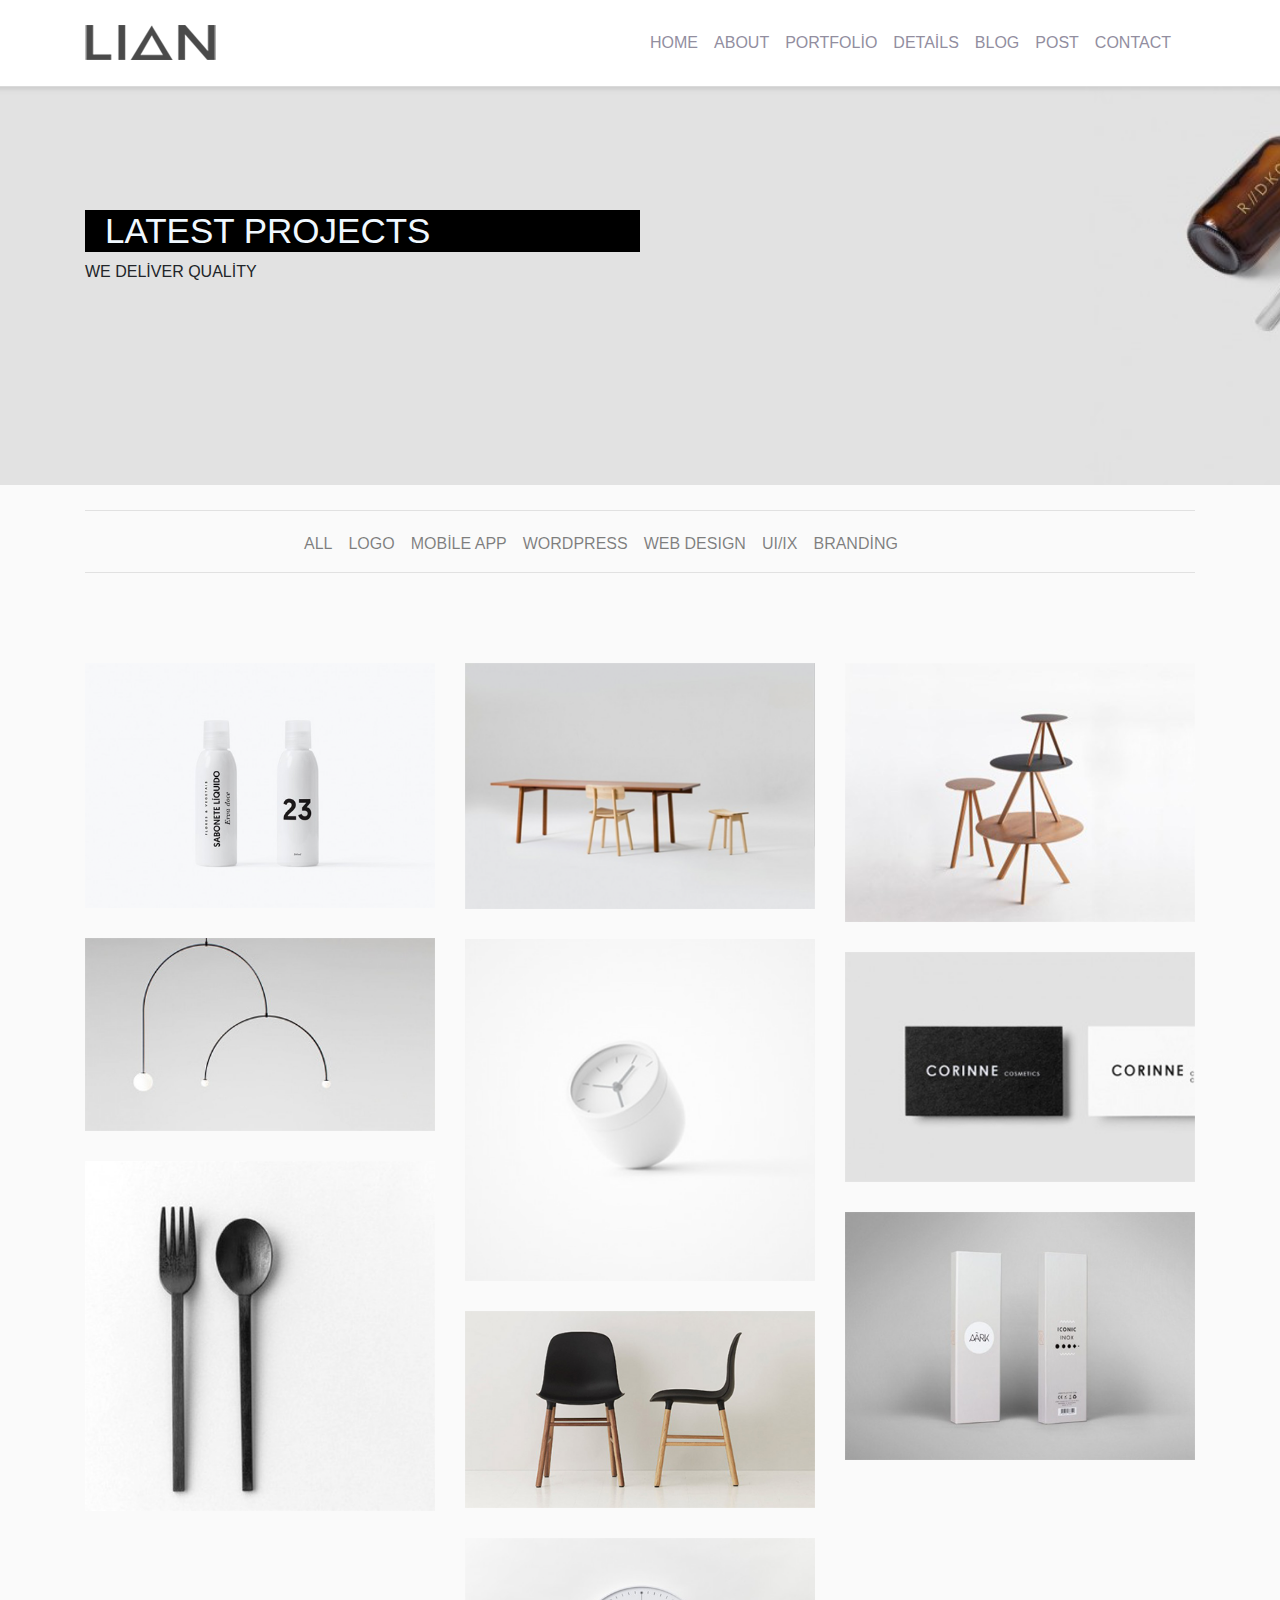
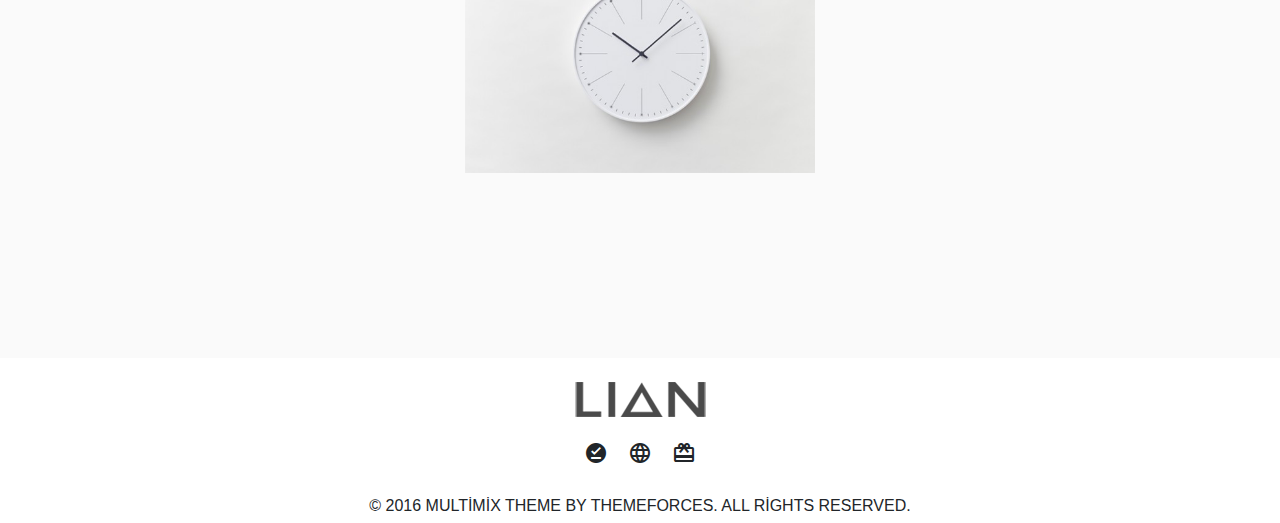
<file: portfolio.html>
<!DOCTYPE html>
<html lang="en">
<head>
    <meta charset="UTF-8">
    <meta name="viewport" content="width=device-width, initial-scale=1.0">
    <meta http-equiv="X-UA-Compatible" content="ie=edge">
    <title>LİAN</title>
    <link rel="stylesheet" href="about.html">
    <link rel="stylesheet" href="index.html">
    <link rel="stylesheet" href="details.html">
    <link rel="stylesheet" href="contact.html">
    <link rel="stylesheet" href="blog.html">
    <link rel="stylesheet" href="post.html">
    <link rel="stylesheet" href="style.css">
    <link href="https://fonts.googleapis.com/icon?family=Material+Icons" rel="stylesheet">
    <link rel="stylesheet" href="https://stackpath.bootstrapcdn.com/bootstrap/4.3.1/css/bootstrap.min.css" integrity="sha384-ggOyR0iXCbMQv3Xipma34MD+dH/1fQ784/j6cY/iJTQUOhcWr7x9JvoRxT2MZw1T" crossorigin="anonymous">
</head>
<body>
    <header>
        <div class="header">
            <div class="container">
                <div class="header-area">
                    <div class="logo">
                        <a href="index.html"><img src="images/logo.png" alt="" style="padding: 15px 0;"></a>
                    </div>
                    <nav class="navbar navbar-expand-lg navbar-light">
                        <a class="navbar-brand" href="#"></a>
                        <button class="navbar-toggler" type="button" data-toggle="collapse" data-target="#navbarNav" aria-controls="navbarNav" aria-expanded="false" aria-label="Toggle navigation">
                        <span class="navbar-toggler-icon"></span>
                        </button>
                        <div class="collapse navbar-collapse" id="navbarNav">
                        <ul class="navbar-nav">
                            <li class="nav-item">
                            <a class="nav-link" style="color: #928e9f;" href="index.html">HOME <span class="sr-only">(current)</span></a>
                            </li>
                            <li class="nav-item">
                            <a class="nav-link" style="color: #928e9f;" href="about.html">ABOUT</a>
                            </li>
                            <li class="nav-item">
                            <a class="nav-link" style="color: #928e9f;" href="portfolio.html">PORTFOLİO</a>
                            </li>
                            <li class="nav-item">
                            <a class="nav-link" style="color: #928e9f;" href="details.html">DETAİLS</a>
                            </li>
                            <li class="nav-item">
                            <a class="nav-link" style="color: #928e9f;" href="blog.html">BLOG</a>
                            </li>
                            <li class="nav-item">
                            <a class="nav-link" style="color: #928e9f;" href="post.html">POST</a>
                            </li>
                            <li class="nav-item">
                            <a class="nav-link" style="color: #928e9f;" href="contact.html">CONTACT</a>
                            </li>
                        </ul>
                        </div>
                    </nav>
                </div>
            </div>
        </div>
    </header>
    <main>
        <div class="portfolio">
            <div class="container">
                <div class="about-text">
                    <div class="about-title">
                        <h1>LATEST PROJECTS</h1>
                    </div>
                    <p>WE DELİVER QUALİTY</p>
                </div>
            </div>
        </div>
        <div class="section-content">
            <div class="container">
                <div class="content-header">
                    <div class="menu-area">
                        <div class="menu">
                            <nav class="navbar navbar-expand-lg navbar-light">
                            <button class="navbar-toggler" type="button" data-toggle="collapse" data-target="#navbarNavAltMarkup" aria-controls="navbarNavAltMarkup" aria-expanded="false" aria-label="Toggle navigation">
                                <span class="navbar-toggler-icon"></span>
                            </button>
                            <div class="collapse navbar-collapse" id="navbarNavAltMarkup">
                                <div class="navbar-nav">
                                <a class="nav-item nav-link" href="#">ALL <span class="sr-only">(current)</span></a>
                                <a class="nav-item nav-link" href="#">LOGO</a>
                                <a class="nav-item nav-link" href="#">MOBİLE APP</a>
                                <a class="nav-item nav-link" href="#">WORDPRESS</a>
                                <a class="nav-item nav-link" href="#">WEB DESIGN</a>
                                <a class="nav-item nav-link" href="#">UI/IX</a>
                                <a class="nav-item nav-link" href="#">BRANDİNG</a>
                                </div>
                            </div>
                            </nav>
                        </div>
                    </div>
                </div>
                <div class="content">
                    <div class="row">
                        <div class="col-md-4">
                            <img src="images/3.png" alt class="img-fluid">
                            <img src="images/2.png" alt class="img-fluid">
                            <img src="images/1.png" alt class="img-fluid">
                        </div>
                        <div class="col-md-4">
                            <img src="images/4.png" alt class="img-fluid">
                            <img src="images/5.png" alt class="img-fluid">
                            <img src="images/6.png" alt class="img-fluid">
                            <img src="images/7.png" alt class="img-fluid">
                        </div>
                        <div class="col-md-4">
                            <img src="images/8.png" alt class="img-fluid">
                            <img src="images/9.png" alt class="img-fluid">
                            <img src="images/10.png" alt class="img-fluid">
                        </div>
                    </div>
                </div>
            </div>
        </div>
    </main>
    <footer>
        <div class="container">
            <div class="footer-image text-center mt-4 mb-4">
                <img src="images/logo.png" alt="">
            </div>
            <div class="social-image text-center mb-4">
                <i class="material-icons ml-2 mr-2">offline_pin</i>
                <i class="material-icons ml-2 mr-2">language</i>
                <i class="material-icons ml-2 mr-2">redeem</i>
            </div>
            <div class="text-area text-center">
                <h6>© 2016 MULTİMİX THEME BY THEMEFORCES. ALL RİGHTS RESERVED.</h6>
            </div>
        </div>
    </footer>
    <script src="https://code.jquery.com/jquery-3.3.1.slim.min.js" integrity="sha384-q8i/X+965DzO0rT7abK41JStQIAqVgRVzpbzo5smXKp4YfRvH+8abtTE1Pi6jizo" crossorigin="anonymous"></script>
    <script src="https://cdnjs.cloudflare.com/ajax/libs/popper.js/1.14.7/umd/popper.min.js" integrity="sha384-UO2eT0CpHqdSJQ6hJty5KVphtPhzWj9WO1clHTMGa3JDZwrnQq4sF86dIHNDz0W1" crossorigin="anonymous"></script>
    <script src="https://stackpath.bootstrapcdn.com/bootstrap/4.3.1/js/bootstrap.min.js" integrity="sha384-JjSmVgyd0p3pXB1rRibZUAYoIIy6OrQ6VrjIEaFf/nJGzIxFDsf4x0xIM+B07jRM" crossorigin="anonymous"></script>
</body>
</html>
</file>
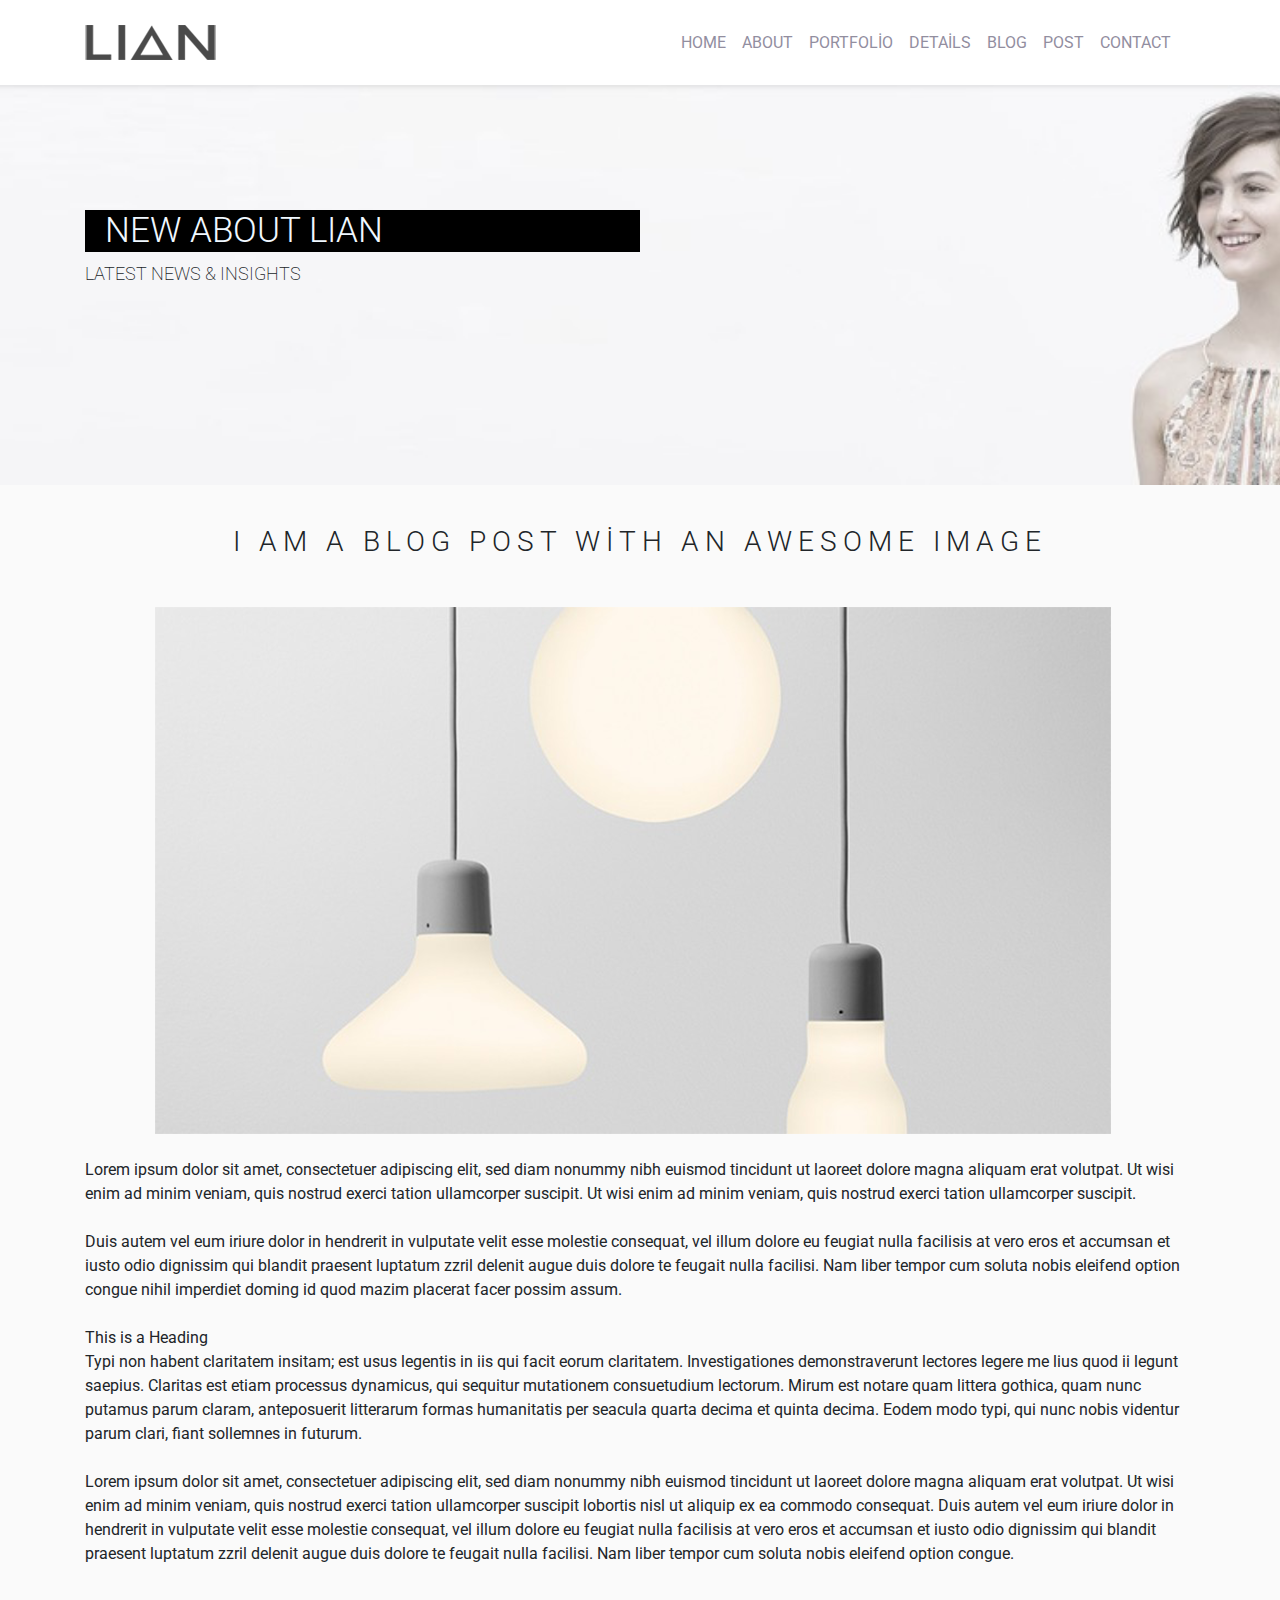
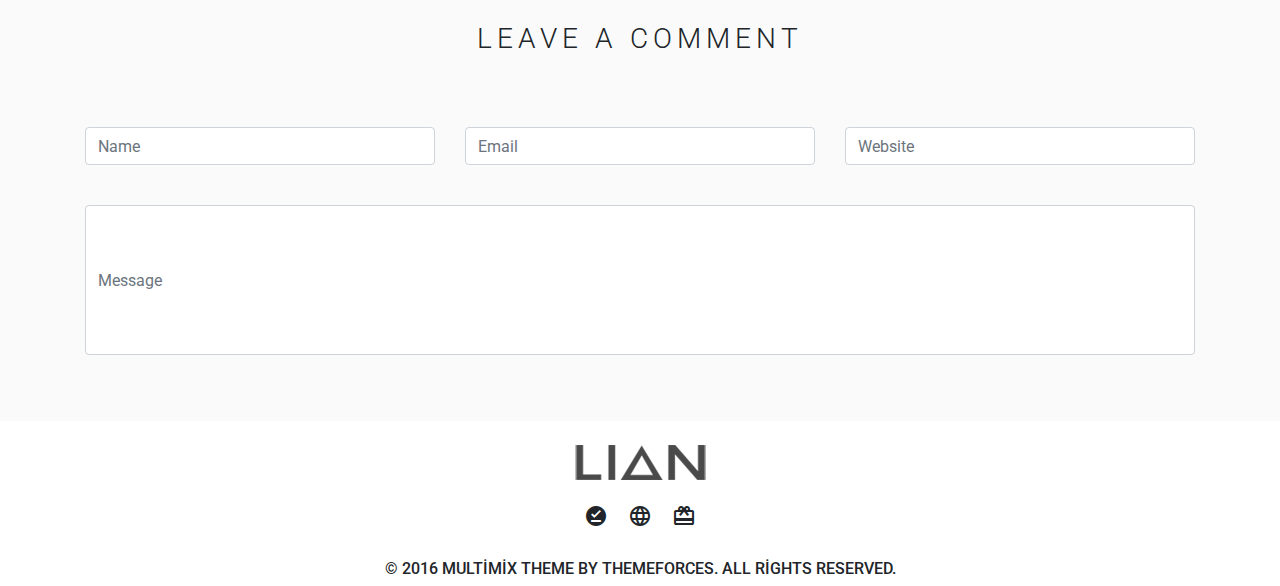
<file: post.html>
<!DOCTYPE html>
<html lang="en">
<head>
    <meta charset="UTF-8">
    <meta name="viewport" content="width=device-width, initial-scale=1.0">
    <meta http-equiv="X-UA-Compatible" content="ie=edge">
    <title>LİAN</title>
    <link rel="stylesheet" href="index.html">
    <link rel="stylesheet" href="about.html">
    <link rel="stylesheet" href="portfolio.html">
    <link rel="stylesheet" href="details.html">
    <link rel="stylesheet" href="contact.html">
    <link rel="stylesheet" href="blog.html">
    <link rel="stylesheet" href="style.css">
    <link href="https://fonts.googleapis.com/icon?family=Material+Icons" rel="stylesheet">
    <link rel="stylesheet" href="https://stackpath.bootstrapcdn.com/bootstrap/4.3.1/css/bootstrap.min.css" integrity="sha384-ggOyR0iXCbMQv3Xipma34MD+dH/1fQ784/j6cY/iJTQUOhcWr7x9JvoRxT2MZw1T" crossorigin="anonymous">
    <link href="https://fonts.googleapis.com/css?family=Roboto:400,500,700&display=swap" rel="stylesheet">
</head>
<body>
    <header>
        <div class="header">
            <div class="container">
                <div class="header-area">
                    <div class="logo">
                        <a href="index.html"><img src="images/logo.png" alt="" style="padding: 15px 0;"></a>
                    </div>
                    <nav class="navbar navbar-expand-lg navbar-light">
                        <a class="navbar-brand" href="#"></a>
                        <button class="navbar-toggler" type="button" data-toggle="collapse" data-target="#navbarNav" aria-controls="navbarNav" aria-expanded="false" aria-label="Toggle navigation">
                        <span class="navbar-toggler-icon"></span>
                        </button>
                        <div class="collapse navbar-collapse" id="navbarNav">
                        <ul class="navbar-nav">
                            <li class="nav-item">
                            <a class="nav-link" style="color: #928e9f;" href="index.html">HOME <span class="sr-only">(current)</span></a>
                            </li>
                            <li class="nav-item">
                            <a class="nav-link" style="color: #928e9f;" href="about.html">ABOUT</a>
                            </li>
                            <li class="nav-item">
                            <a class="nav-link" style="color: #928e9f;" href="portfolio.html">PORTFOLİO</a>
                            </li>
                            <li class="nav-item">
                            <a class="nav-link" style="color: #928e9f;" href="details.html">DETAİLS</a>
                            </li>
                            <li class="nav-item">
                            <a class="nav-link" style="color: #928e9f;" href="blog.html">BLOG</a>
                            </li>
                            <li class="nav-item">
                            <a class="nav-link" style="color: #928e9f;" href="post.html">POST</a>
                            </li>
                            <li class="nav-item">
                            <a class="nav-link" style="color: #928e9f;" href="contact.html">CONTACT</a>
                            </li>
                        </ul>
                        </div>
                    </nav>
                </div>
            </div>
        </div>
    </header>
    <main>
        <div class="blog">
            <div class="container">
                <div class="blog-text">
                    <div class="blog-title">
                        <h1>NEW ABOUT LIAN</h1>
                    </div>
                    <p>LATEST NEWS & INSIGHTS</p>
                </div>
            </div>
        </div>
        <div class="post">
            <div class="container">
                <div class="post-title">
                    <h3>I AM A BLOG POST WİTH AN AWESOME IMAGE</h3>
                </div>
                <img src="images/post-img.png" alt class="img-fluid" > <br> <br>
                <p>Lorem ipsum dolor sit amet, consectetuer adipiscing elit, sed diam nonummy nibh euismod tincidunt ut laoreet dolore magna aliquam erat volutpat. Ut wisi enim ad minim veniam, quis nostrud exerci tation ullamcorper suscipit. Ut wisi enim ad minim veniam, quis nostrud exerci tation ullamcorper suscipit. <br> <br>
                Duis autem vel eum iriure dolor in hendrerit in vulputate velit esse molestie consequat, vel illum dolore eu feugiat nulla facilisis at vero eros et accumsan et iusto odio dignissim qui blandit praesent luptatum zzril delenit augue duis dolore te feugait nulla facilisi. Nam liber tempor cum soluta nobis eleifend option congue nihil imperdiet doming id quod mazim placerat facer possim assum. <br> <br>       
                This is a Heading <br>
                Typi non habent claritatem insitam; est usus legentis in iis qui facit eorum claritatem. Investigationes demonstraverunt lectores legere me lius quod ii legunt saepius. Claritas est etiam processus dynamicus, qui sequitur mutationem consuetudium lectorum. Mirum est notare quam littera gothica, quam nunc putamus parum claram, anteposuerit litterarum formas humanitatis per seacula quarta decima et quinta decima. Eodem modo typi, qui nunc nobis videntur parum clari, fiant sollemnes in futurum. <br> <br>
                Lorem ipsum dolor sit amet, consectetuer adipiscing elit, sed diam nonummy nibh euismod tincidunt ut laoreet dolore magna aliquam erat volutpat. Ut wisi enim ad minim veniam, quis nostrud exerci tation ullamcorper suscipit lobortis nisl ut aliquip ex ea commodo consequat. Duis autem vel eum iriure dolor in hendrerit in vulputate velit esse molestie consequat, vel illum dolore eu feugiat nulla facilisis at vero eros et accumsan et iusto odio dignissim qui blandit praesent luptatum zzril delenit augue duis dolore te feugait nulla facilisi. Nam liber tempor cum soluta nobis eleifend option congue.</p>
                <div class="form-chapter">
                    <div class="form-title">
                        <h3>LEAVE A COMMENT</h3>
                    </div>
                    <div class="form-area">
                        <div class="row">
                            <div class="col-md-4">
                                <form>
                                    <div class="form-group">
                                      <label for="exampleInputEmail1"></label>
                                      <input type="email" class="form-control" id="exampleInputEmail1" aria-describedby="emailHelp" placeholder="Name">
                                      <small id="emailHelp" class="form-text text-muted"></small>
                                    </div>
                                </form>
                            </div>
                            <div class="col-md-4">
                                <form>
                                    <div class="form-group">
                                      <label for="exampleInputEmail1"></label>
                                      <input type="email" class="form-control" id="exampleInputEmail1" aria-describedby="emailHelp" placeholder="Email">
                                      <small id="emailHelp" class="form-text text-muted"></small>
                                    </div>
                                </form>
                            </div>
                            <div class="col-md-4">
                                <form>
                                    <div class="form-group">
                                      <label for="exampleInputEmail1"></label>
                                      <input type="email" class="form-control" id="exampleInputEmail1" aria-describedby="emailHelp" placeholder="Website">
                                      <small id="emailHelp" class="form-text text-muted"></small>
                                    </div>
                                </form>
                            </div>
                            <div class="col-md-12">
                                <form>
                                    <div class="form-group">
                                      <label for="exampleInputEmail1"></label>
                                      <input type="email" class="form-control" id="exampleInputEmail1" aria-describedby="emailHelp" placeholder="Message" style="height: 150px;">
                                      <small id="emailHelp" class="form-text text-muted"></small>
                                    </div>
                                </form>
                            </div>
                        </div>
                    </div>
                </div>
            </div>
        </div>
    </main>
    <footer>
        <div class="container">
            <div class="footer-image text-center mt-4 mb-4">
                <img src="images/logo.png" alt="">
            </div>
            <div class="social-image text-center mb-4">
                <i class="material-icons ml-2 mr-2">offline_pin</i>
                <i class="material-icons ml-2 mr-2">language</i>
                <i class="material-icons ml-2 mr-2">redeem</i>
            </div>
            <div class="text-area text-center">
                <h6>© 2016 MULTİMİX THEME BY THEMEFORCES. ALL RİGHTS RESERVED.</h6>
            </div>
        </div>
    </footer>
    <script src="https://code.jquery.com/jquery-3.3.1.slim.min.js" integrity="sha384-q8i/X+965DzO0rT7abK41JStQIAqVgRVzpbzo5smXKp4YfRvH+8abtTE1Pi6jizo" crossorigin="anonymous"></script>
    <script src="https://cdnjs.cloudflare.com/ajax/libs/popper.js/1.14.7/umd/popper.min.js" integrity="sha384-UO2eT0CpHqdSJQ6hJty5KVphtPhzWj9WO1clHTMGa3JDZwrnQq4sF86dIHNDz0W1" crossorigin="anonymous"></script>
    <script src="https://stackpath.bootstrapcdn.com/bootstrap/4.3.1/js/bootstrap.min.js" integrity="sha384-JjSmVgyd0p3pXB1rRibZUAYoIIy6OrQ6VrjIEaFf/nJGzIxFDsf4x0xIM+B07jRM" crossorigin="anonymous"></script>
</body>
</html>
</file>
<file: style.css>
body{
    font-family: 'Roboto', sans-serif;
}

header {
    -webkit-box-shadow: 0px 10px 15px -6px rgba(156,156,156,1);
    -moz-box-shadow: 0px 10px 15px -6px rgba(156,156,156,1);
    box-shadow: 0px 10px 15px -6px rgba(156,156,156,1);
}

.header{
    padding: 10px 0;
}
.header-area{
    display: flex;
    justify-content: space-between;
}
.menu{
    padding-top: 5px;
}
.menu ul{
    display: flex;
    list-style: none;
}
.menu ul li a{
    padding-right: 20px;
    color: #777777;
}
                                                           /* HEADER AND FOOTER FİNİSH */

.slider{
    background-image: url(images/slider.png);
    background-repeat: no-repeat;
    background-size: cover;
    width: 100%;
    height: 800px;
    position: relative;
}
.slogan h1{
    font-size: 38px;
    font-weight: 300;
    color: #000000;
    position: absolute;
    top: 35%;
}
.slider p{
    text-align: center;
    font-size: 18px;
    font-weight: 400;
    position: absolute;
    top: 45%;
}
.section-content{
    background: #fafafa;
    padding-bottom: 120px;
}
.content-header{
    padding: 25px 0;
}
.menu-area{
    border-top: 1px solid #e1e1e1;
    border-bottom: 1px solid #e1e1e1;
    padding-left: 195px;
}
.content img{
    width: 100%;
    padding: 15px 0;
}
                                                             /* index finish */
.about{
    background-image: url(images/bg.jpg);
    background-repeat: no-repeat;
    background-size: cover;
    height: 400px;
    width: 100%;
}
.about-text{
    padding-top: 125px;
}
.about-title{
    background: #000000;
    width: 50%;
}
.about-title h1{
    color: aliceblue;
    font-weight: 300;
    padding: 0 20px;
    font-size: 35px;
}
.about p{
    font-size: 18px;
    font-weight: 200;
}
.about-content{
    background: #fafafa;
}
.content{
    padding: 50px 0;
}
.content img{
    width: 100%;
}
.content h4{
    padding-top: 10px;
    font-weight: 300;
}
.content p{
    color: #979797;
}
.team{
    padding-bottom: 70px;
}
.team-content{
    padding-top: 50px;
    background: #fafafa;
}
.team-title h4{
    text-align: center;
    font-weight: 300;
}
.team-title p{
    text-align: center;
    padding: 20px 0;
}
.team-text{
    padding: 10px 7px;
    background: #ffffff;
}
.team-text p{
    color: #9c9c9c;
    font-size: 12px;
}
.team img{
    width: 100%;
}
                                                               /* portfolio başlangıç */
.portfolio{
    background-image: url(images/port.jpg);
    background-repeat: no-repeat;
    background-size: cover;
    height: 400px;
    width: 100%;
}
                                                                    /* details */
.details{
    background-image: url(images/port.jpg);
    background-repeat: no-repeat;
    background-size: cover;
    height: 400px;
    width: 100%;
}
.details-header h2{
    font-weight: 300;
}
.details-content{
    padding: 75px 0;
    background: #fafafa;
}
.details-text{
    border-top: 1px solid #e1e1e1;
    border-bottom: 1px solid #e1e1e1;
    padding: 20px 0;
}
.project-text{
    padding-top: 25px;
}
.details-content img{
    width: 100%;
    padding-bottom: 15px;
}
.details-title{
    padding: 75px 0;
}
.details-title h3{
    text-align: center;
    font-weight: 300;
    padding-bottom: 25px;
}
.details-title p{
    text-align: center;
    color: #777777;
}
                                                                /* contact bölümü */
.contact{
    background-image: url(images/bg.jpg);
    background-repeat: no-repeat;
    background-size: cover;
    height: 400px;
    width: 100%;
}
.contact-header h2{
    font-weight: 300;
    letter-spacing: 13px;
}
.contact-content{
    padding: 75px 0;
    background: #fafafa;
}
.contact-content img{
    width: 100%;
}
.contact-text p{
    font-weight: 700;
}
.maps{
    background-image: url(images/map.png);
    background-repeat: no-repeat;
    background-size: cover;
    height: 400px;
    width: 100%;
}
.map-text{
    background: #ffffff;
    width: 40%;
    height: 10%;
}
.map-text h5{
    text-align: center;
    padding-top: 5px;
}
.map-text p{
    text-align: center;
}
                                                                    /* blog bölümü */

.blog{
    background-image: url(images/xx.jpg);
    background-repeat: no-repeat;
    background-size: cover;
    height: 400px;
    width: 100%;
}
.blog-text{
    padding-top: 125px;
}
.blog-title{
    background: #000000;
    width: 50%;
}
.blog-title h1{
    color: aliceblue;
    font-weight: 300;
    padding: 0 20px;
    font-size: 35px;
}
.blog p{
    font-size: 18px;
    font-weight: 200;
}   
.blog-content{
    background: #fafafa;
}       
.content-one{
    background: #ffffff;
    margin: 50px 0;
    padding: 40px 10px;
}  
.content-one h5{
    background: #000000;
    color: #ffffff;
    width: 36%;
}       
.content-two{
    margin: 50px 0;
}    
.content-text{
    background: #ffffff;
    padding: 40px 10px;
}       
.content-text h6{
    padding: 15px 0;
}   
.content-theree{
    background: #232323;
    margin: 50px 0;
    padding: 40px 10px;
}    
.content-theree h4{
    color: #ffffff;
}                  
.content-theree h5{
    color: #ffffff;
}   
.content-theree p{
    color: #ffffff;
}
.search-area{
    margin: 50px 0;
}
.post-area h5{
    text-align: center;
    padding: 15px 0;
    background: #ebebeb;
    letter-spacing: 7px;
}
.post-one{
    padding: 10px 0;
}
.tag-area h5{
    text-align: center;
    padding: 15px 0;
    background: #ebebeb;
    letter-spacing: 7px;
}
.instagram h5{
    text-align: center;
    padding: 15px 0;
    background: #ebebeb;
    letter-spacing: 7px;
}
/* POST BÖLÜMÜ */
.post{
    background: #fafafa;
}
.post-title{
    padding: 40px 0;
}
.post-title h3{
    text-align: center;
    font-weight: 300;
    letter-spacing: 6px;
}
.post img{
    padding-left: 70px;
}
.form-title{
    padding: 40px 0;
}
.form-title h3{
    text-align: center;
    letter-spacing: 5px;
    font-weight: 300;
}
.form-area{
    padding-bottom: 50px;
}
</file>
